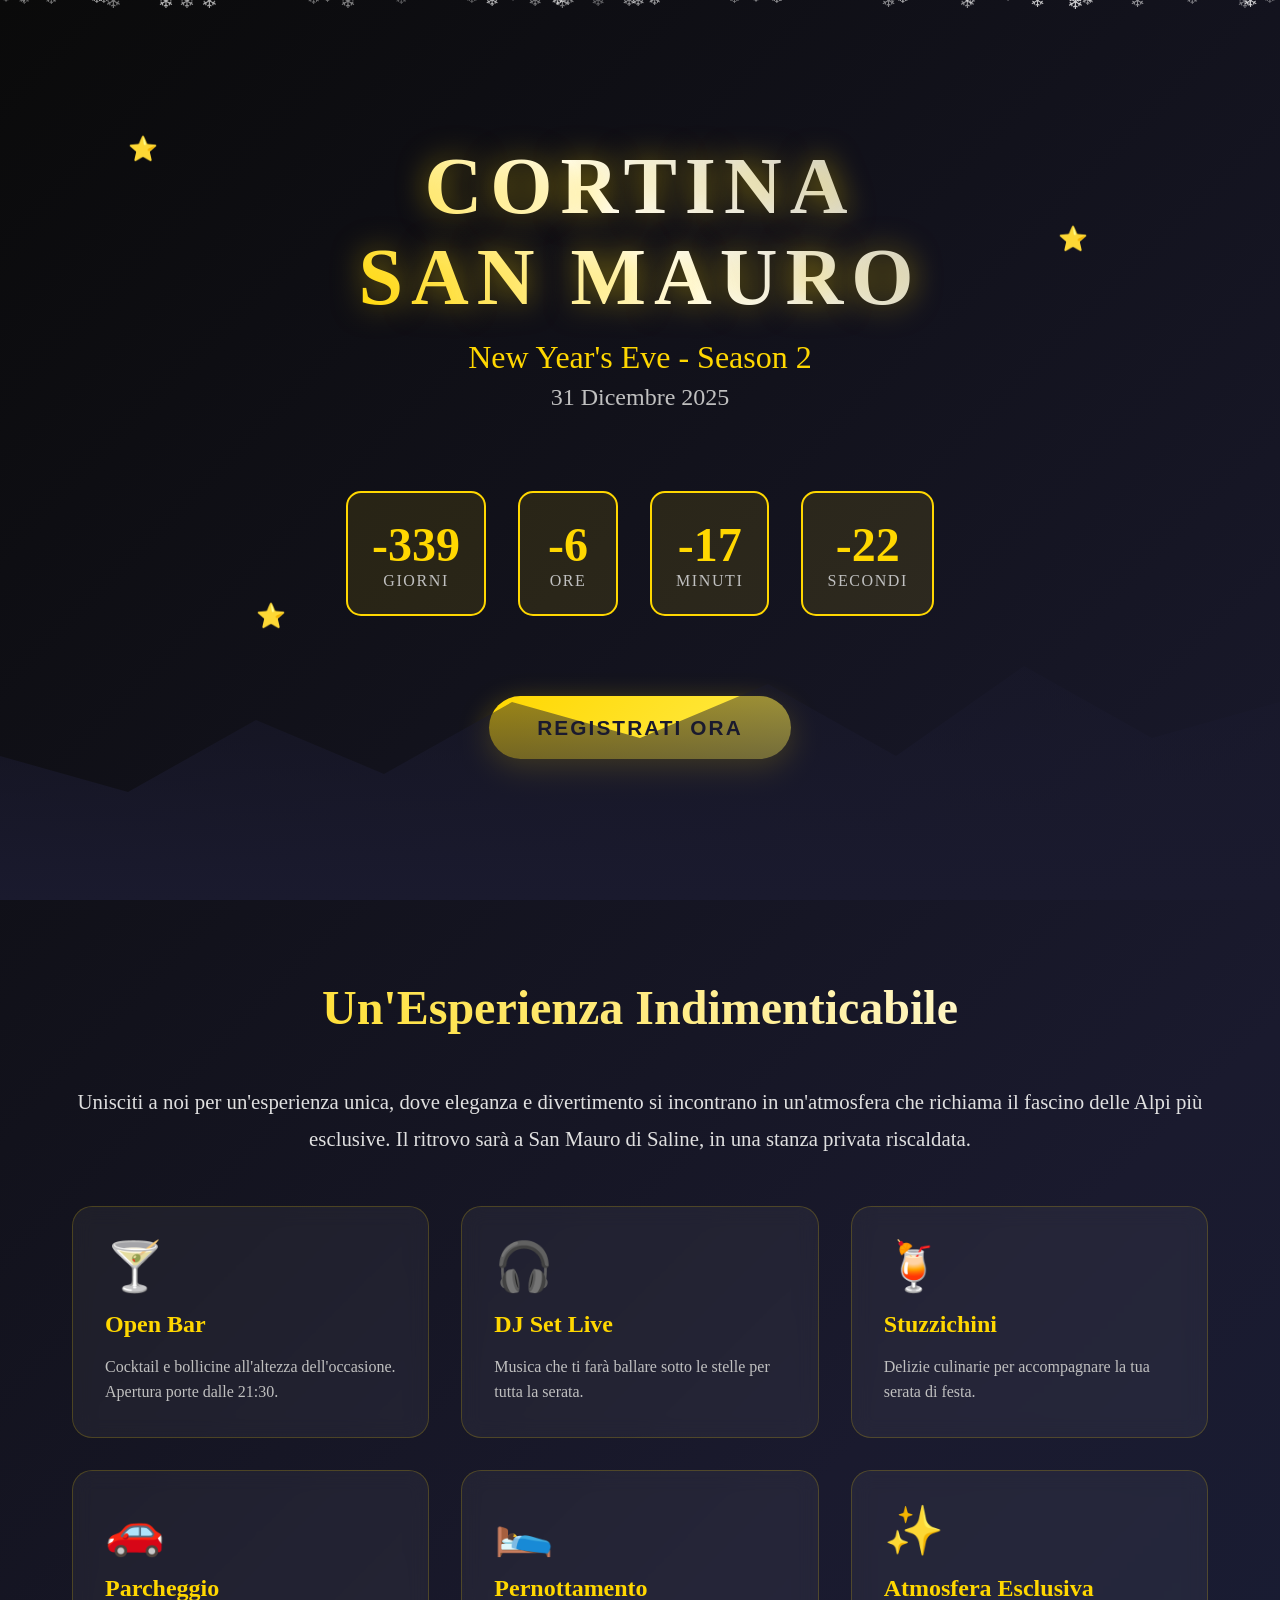
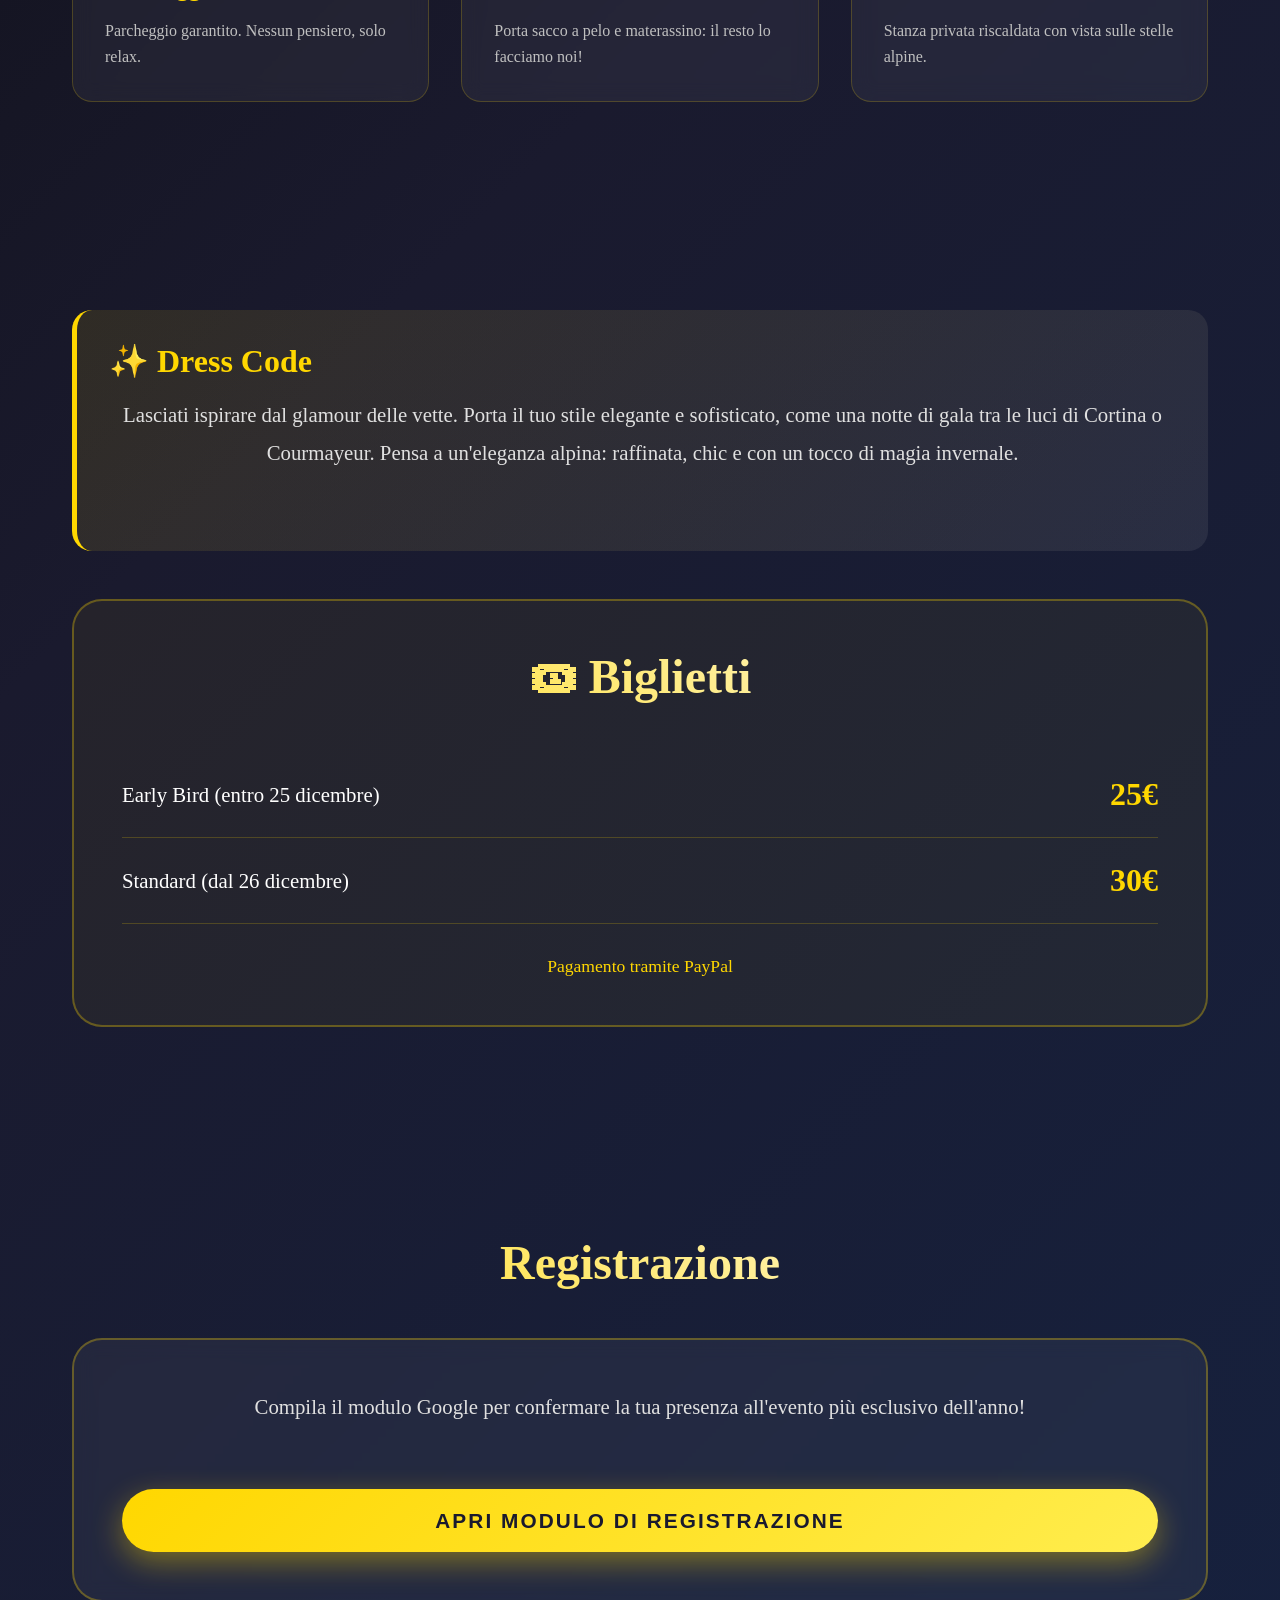
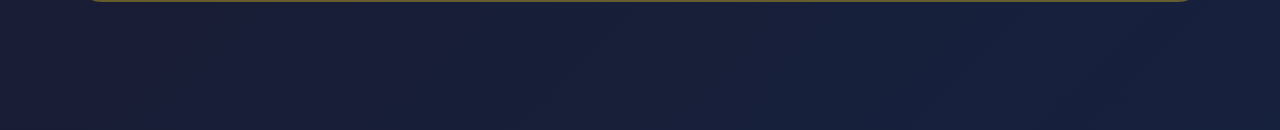
<file: capodanno2026/claude/index.html>
<!DOCTYPE html>
<html lang="it">

<head>
    <meta charset="UTF-8">
    <meta name="viewport" content="width=device-width, initial-scale=1.0">
    <title>NYE Cortina San Mauro 2026 - Season 2</title>
    <link rel="stylesheet" href="style.css">
</head>

<body>
    <div class="snow" id="snow"></div>

    <!-- Easter Eggs -->
    <div class="hidden-star" id="star1" style="top: 15%; left: 10%;">⭐</div>
    <div class="hidden-star" id="star2" style="top: 25%; right: 15%;">⭐</div>
    <div class="hidden-star" id="star3" style="bottom: 30%; left: 20%;">⭐</div>

    <div class="hero">
        <div class="mountains"></div>
        <h1 class="logo" id="mainLogo">CORTINA<br>SAN MAURO</h1>
        <p class="subtitle">New Year's Eve - Season 2</p>
        <p class="date">31 Dicembre 2025</p>

        <div class="countdown">
            <div class="countdown-item">
                <span class="countdown-number" id="days">00</span>
                <span class="countdown-label">Giorni</span>
            </div>
            <div class="countdown-item">
                <span class="countdown-number" id="hours">00</span>
                <span class="countdown-label">Ore</span>
            </div>
            <div class="countdown-item">
                <span class="countdown-number" id="minutes">00</span>
                <span class="countdown-label">Minuti</span>
            </div>
            <div class="countdown-item">
                <span class="countdown-number" id="seconds">00</span>
                <span class="countdown-label">Secondi</span>
            </div>
        </div>

        <button class="cta-button" onclick="window.location.href='https://forms.gle/TeGzeXUS9j3yrkcGA'">
            Registrati Ora
        </button>
    </div>

    <section class="section">
        <h2 class="section-title">Un'Esperienza Indimenticabile</h2>
        <p class="description">
            Unisciti a noi per un'esperienza unica, dove eleganza e divertimento si incontrano in un'atmosfera
            che richiama il fascino delle Alpi più esclusive. Il ritrovo sarà a San Mauro di Saline,
            in una stanza privata riscaldata.
        </p>

        <div class="features-grid">
            <div class="feature-card">
                <span class="feature-icon">🍸</span>
                <h3 class="feature-title">Open Bar</h3>
                <p class="feature-text">Cocktail e bollicine all'altezza dell'occasione. Apertura porte dalle 21:30.</p>
            </div>

            <div class="feature-card">
                <span class="feature-icon">🎧</span>
                <h3 class="feature-title">DJ Set Live</h3>
                <p class="feature-text">Musica che ti farà ballare sotto le stelle per tutta la serata.</p>
            </div>

            <div class="feature-card">
                <span class="feature-icon">🍹</span>
                <h3 class="feature-title">Stuzzichini</h3>
                <p class="feature-text">Delizie culinarie per accompagnare la tua serata di festa.</p>
            </div>

            <div class="feature-card">
                <span class="feature-icon">🚗</span>
                <h3 class="feature-title">Parcheggio</h3>
                <p class="feature-text">Parcheggio garantito. Nessun pensiero, solo relax.</p>
            </div>

            <div class="feature-card">
                <span class="feature-icon">🛌</span>
                <h3 class="feature-title">Pernottamento</h3>
                <p class="feature-text">Porta sacco a pelo e materassino: il resto lo facciamo noi!</p>
            </div>

            <div class="feature-card">
                <span class="feature-icon">✨</span>
                <h3 class="feature-title">Atmosfera Esclusiva</h3>
                <p class="feature-text">Stanza privata riscaldata con vista sulle stelle alpine.</p>
            </div>
        </div>
    </section>

    <section class="section">
        <div class="dress-code">
            <h3 class="dress-code-title">✨ Dress Code</h3>
            <p class="description">
                Lasciati ispirare dal glamour delle vette. Porta il tuo stile elegante e sofisticato,
                come una notte di gala tra le luci di Cortina o Courmayeur.
                Pensa a un'eleganza alpina: raffinata, chic e con un tocco di magia invernale.
            </p>
        </div>

        <div class="pricing">
            <h2 class="section-title">🎟 Biglietti</h2>
            <div class="price-item">
                <span>Early Bird (entro 25 dicembre)</span>
                <span class="price">25€</span>
            </div>
            <div class="price-item">
                <span>Standard (dal 26 dicembre)</span>
                <span class="price">30€</span>
            </div>
            <p style="text-align: center; margin-top: 2rem; color: #ffd700; font-size: 1.1rem;">
                Pagamento tramite PayPal
            </p>
        </div>
    </section>

    <section class="section" id="registration">
        <h2 class="section-title">Registrazione</h2>
        <div class="form-container">
            <p class="description" style="margin-bottom: 2rem;">
                Compila il modulo Google per confermare la tua presenza all'evento più esclusivo dell'anno!
            </p>
            <button class="cta-button" onclick="window.open('https://forms.gle/TeGzeXUS9j3yrkcGA', '_blank')"
                style="width: 100%;">
                Apri Modulo di Registrazione
            </button>
        </div>
    </section>

    <!-- Modal per Easter Egg -->
    <div class="modal" id="easterEggModal">
        <div class="modal-content">
            <h2>🎉 Congratulazioni!</h2>
            <p id="modalText">Hai trovato una stella nascosta!</p>
            <button class="close-modal" onclick="closeModal()">Chiudi</button>
        </div>
    </div>

    <script src="script.js"></script>
</body>

</html>
</file>
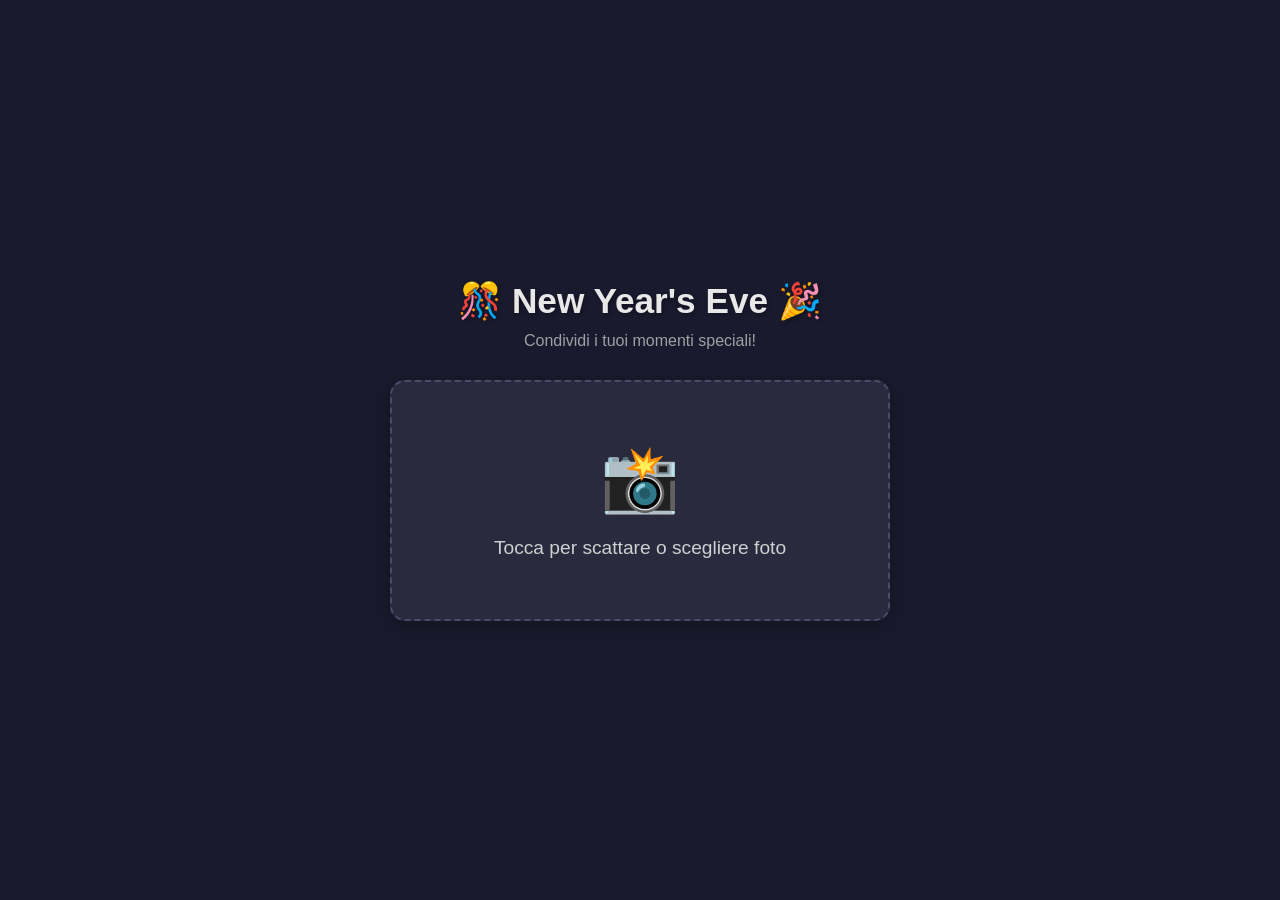
<file: photowall-capodanno/upload-service/public/index.html>
<!DOCTYPE html>
<html lang="it">

<head>
    <meta charset="UTF-8">
    <meta name="viewport" content="width=device-width, initial-scale=1.0">
    <title>Carica Foto - Cortina San Mauro NYE</title>
    <link rel="stylesheet" href="style.css">
</head>

<body>
    <div class="container">
        <div class="header">
            <h1>🎊 New Year's Eve 🎉</h1>
            <p>Condividi i tuoi momenti speciali!</p>
        </div>

        <div class="upload-zone" id="uploadZone">
            <div class="upload-icon">📸</div>
            <p class="upload-text">Tocca per scattare o scegliere foto</p>
            <input type="file" id="fileInput" accept="image/*" multiple>
        </div>

        <div id="uploadQueue" class="upload-queue hidden">
            <h3>Foto da caricare: <span id="queueCount">0</span></h3>
            <div id="queueList" class="queue-list"></div>
            <div class="queue-actions">
                <button id="clearQueueBtn" class="btn btn-secondary">Annulla Tutto</button>
                <button id="uploadAllBtn" class="btn btn-primary">Carica Tutto</button>
            </div>
        </div>

        <div id="loading" class="loading hidden">
            <div class="spinner"></div>
            <p>Caricamento in corso...</p>
            <p class="loading-sub"><span id="uploadProgress">0</span> di <span id="uploadTotal">0</span></p>
        </div>

        <div id="success" class="message success hidden">
            <div class="message-icon">✅</div>
            <p>Foto caricate con successo!</p>
            <p class="message-sub">Appariranno presto sul maxischermo</p>
        </div>

        <div id="error" class="message error hidden">
            <div class="message-icon">❌</div>
            <p id="errorText">Errore nel caricamento</p>
        </div>
    </div>

    <script src="script.js"></script>
</body>

</html>
</file>
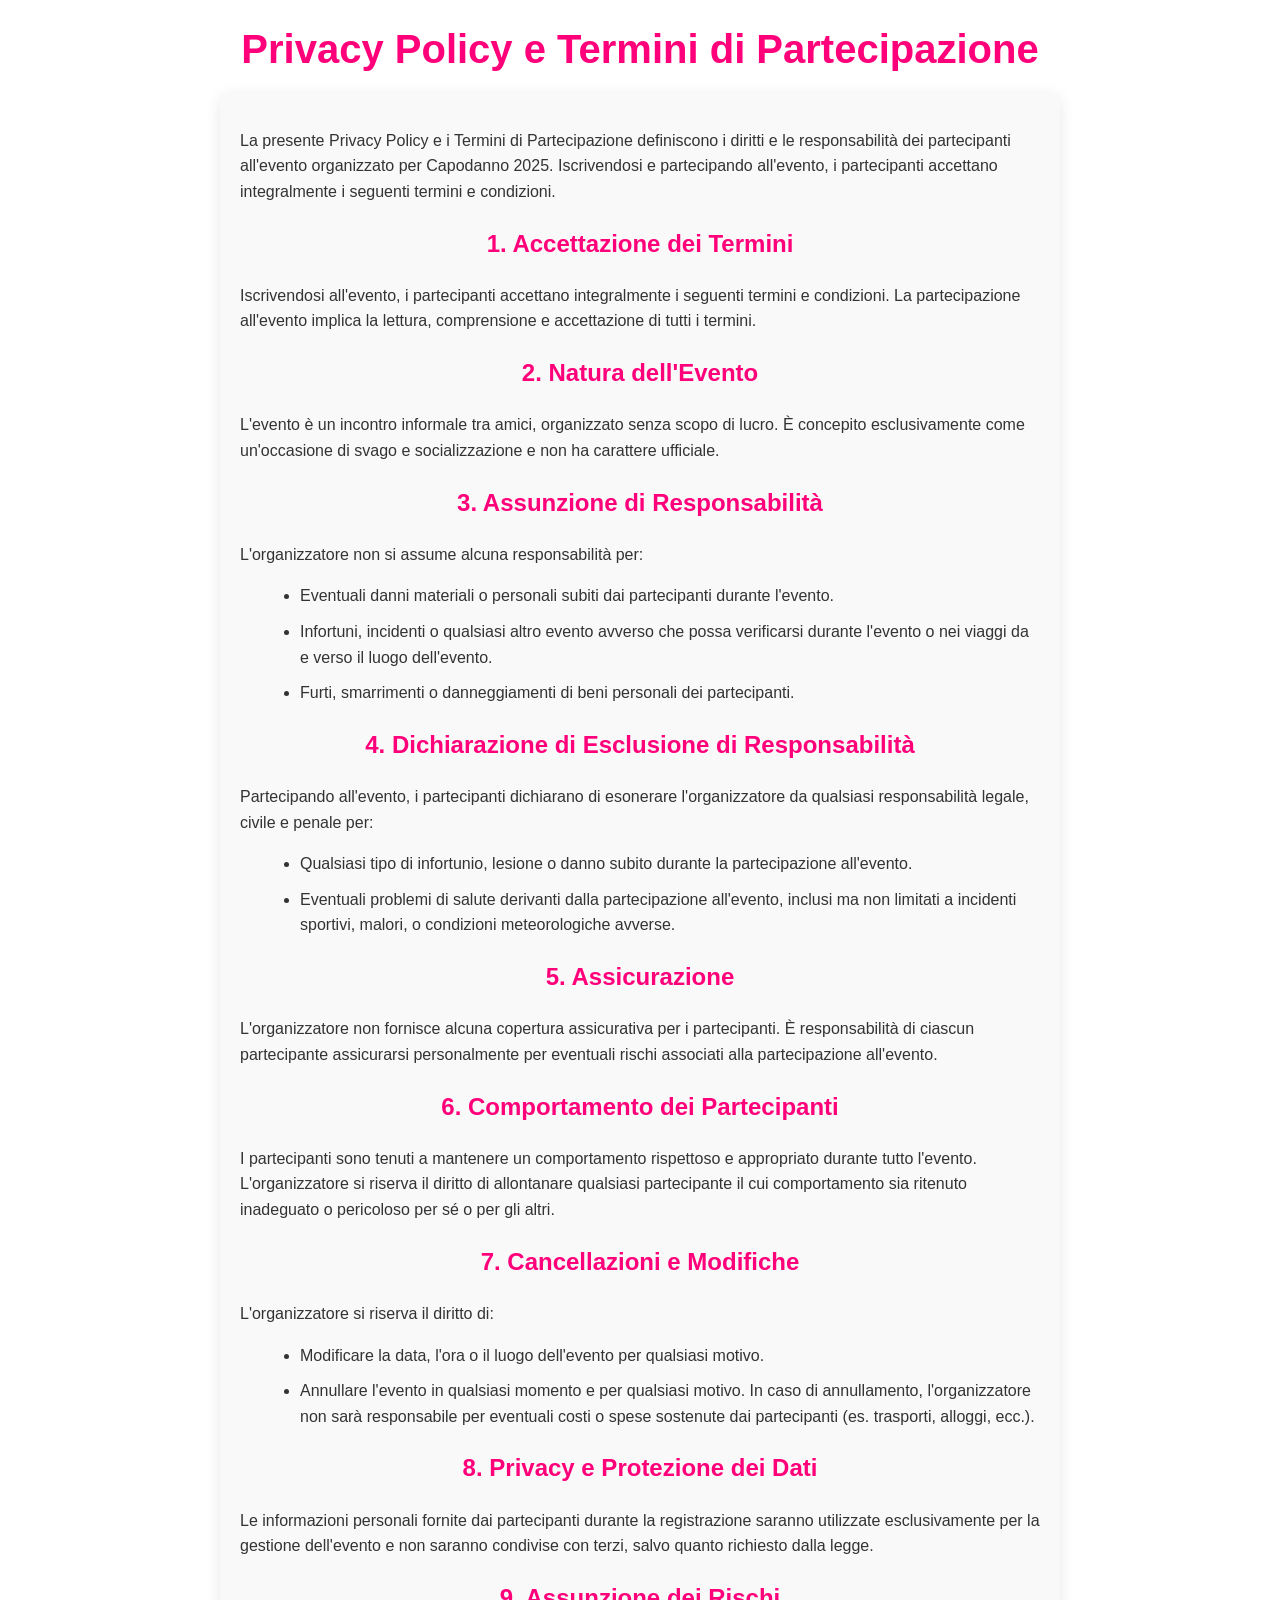
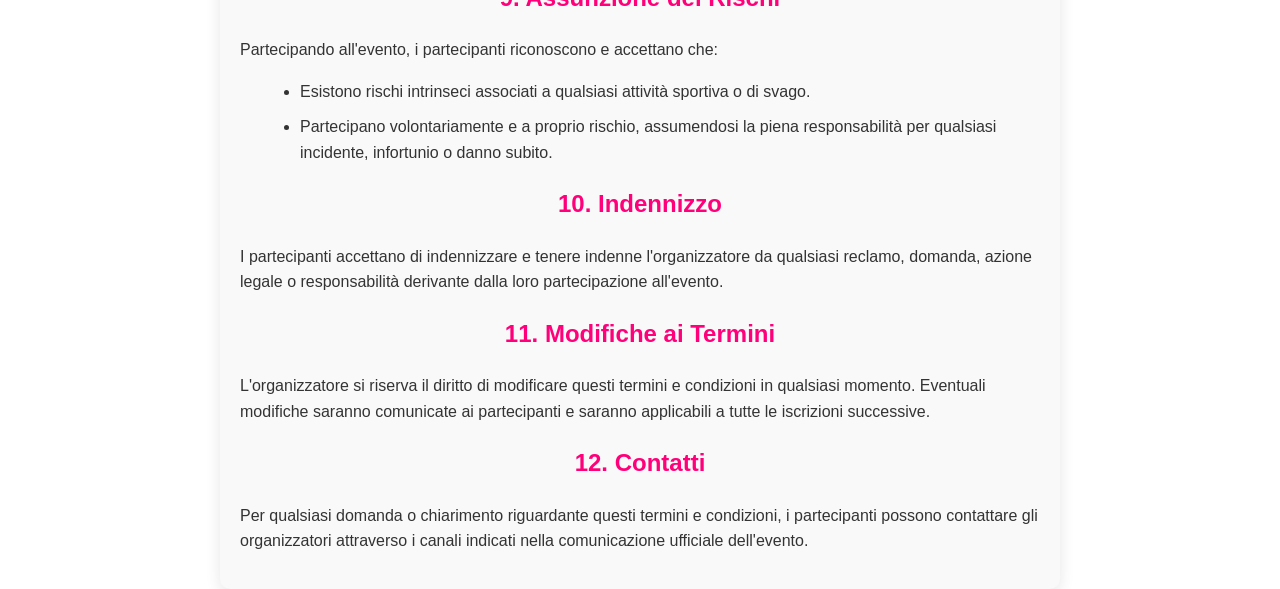
<file: capodanno2025/app/privacy_policy.html>
<!DOCTYPE html>
<html lang="it">
<head>
    <meta charset="UTF-8">
    <meta name="viewport" content="width=device-width, initial-scale=1.0">
    <title>Privacy Policy - Capodanno 2025</title>
    <link rel="stylesheet" href="styles.css">
</head>
<body>
    <header class="header">
        <h1 class="privacy-title">Privacy Policy e Termini di Partecipazione</h1>
    </header>
    
    <main class="privacy-container">
        <section>
            <p>
                La presente Privacy Policy e i Termini di Partecipazione definiscono i diritti e le responsabilità dei partecipanti all'evento
                organizzato per Capodanno 2025. Iscrivendosi e partecipando all'evento, i partecipanti accettano integralmente i seguenti termini e condizioni.
            </p>
        </section>
        <section>
            <h2>1. Accettazione dei Termini</h2>
            <p>
                Iscrivendosi all'evento, i partecipanti accettano integralmente i seguenti termini e condizioni. La partecipazione all'evento implica la lettura, 
                comprensione e accettazione di tutti i termini.
            </p>
        </section>
        <section>
            <h2>2. Natura dell'Evento</h2>
            <p>
                L'evento è un incontro informale tra amici, organizzato senza scopo di lucro. È concepito esclusivamente come un'occasione di svago e 
                socializzazione e non ha carattere ufficiale.
            </p>
        </section>
        <section>
            <h2>3. Assunzione di Responsabilità</h2>
            <p>
                L'organizzatore non si assume alcuna responsabilità per:
            </p>
            <ul>
                <li>Eventuali danni materiali o personali subiti dai partecipanti durante l'evento.</li>
                <li>Infortuni, incidenti o qualsiasi altro evento avverso che possa verificarsi durante l'evento o nei viaggi da e verso il luogo dell'evento.</li>
                <li>Furti, smarrimenti o danneggiamenti di beni personali dei partecipanti.</li>
            </ul>
        </section>
        <section>
            <h2>4. Dichiarazione di Esclusione di Responsabilità</h2>
            <p>
                Partecipando all'evento, i partecipanti dichiarano di esonerare l'organizzatore da qualsiasi responsabilità legale, civile e penale per:
            </p>
            <ul>
                <li>Qualsiasi tipo di infortunio, lesione o danno subito durante la partecipazione all'evento.</li>
                <li>Eventuali problemi di salute derivanti dalla partecipazione all'evento, inclusi ma non limitati a incidenti sportivi, malori, o condizioni meteorologiche avverse.</li>
            </ul>
        </section>
        <section>
            <h2>5. Assicurazione</h2>
            <p>
                L'organizzatore non fornisce alcuna copertura assicurativa per i partecipanti. È responsabilità di ciascun partecipante 
                assicurarsi personalmente per eventuali rischi associati alla partecipazione all'evento.
            </p>
        </section>
        <section>
            <h2>6. Comportamento dei Partecipanti</h2>
            <p>
                I partecipanti sono tenuti a mantenere un comportamento rispettoso e appropriato durante tutto l'evento. L'organizzatore si riserva 
                il diritto di allontanare qualsiasi partecipante il cui comportamento sia ritenuto inadeguato o pericoloso per sé o per gli altri.
            </p>
        </section>
        <section>
            <h2>7. Cancellazioni e Modifiche</h2>
            <p>
                L'organizzatore si riserva il diritto di:
            </p>
            <ul>
                <li>Modificare la data, l'ora o il luogo dell'evento per qualsiasi motivo.</li>
                <li>Annullare l'evento in qualsiasi momento e per qualsiasi motivo. In caso di annullamento, l'organizzatore non sarà responsabile per eventuali costi o spese sostenute dai partecipanti (es. trasporti, alloggi, ecc.).</li>
            </ul>
        </section>
        <section>
            <h2>8. Privacy e Protezione dei Dati</h2>
            <p>
                Le informazioni personali fornite dai partecipanti durante la registrazione saranno utilizzate esclusivamente per la gestione dell'evento e 
                non saranno condivise con terzi, salvo quanto richiesto dalla legge.
            </p>
        </section>
        <section>
            <h2>9. Assunzione dei Rischi</h2>
            <p>
                Partecipando all'evento, i partecipanti riconoscono e accettano che:
            </p>
            <ul>
                <li>Esistono rischi intrinseci associati a qualsiasi attività sportiva o di svago.</li>
                <li>Partecipano volontariamente e a proprio rischio, assumendosi la piena responsabilità per qualsiasi incidente, infortunio o danno subito.</li>
            </ul>
        </section>
        <section>
            <h2>10. Indennizzo</h2>
            <p>
                I partecipanti accettano di indennizzare e tenere indenne l'organizzatore da qualsiasi reclamo, domanda, azione legale o responsabilità 
                derivante dalla loro partecipazione all'evento.
            </p>
        </section>
        <section>
            <h2>11. Modifiche ai Termini</h2>
            <p>
                L'organizzatore si riserva il diritto di modificare questi termini e condizioni in qualsiasi momento. Eventuali modifiche saranno comunicate 
                ai partecipanti e saranno applicabili a tutte le iscrizioni successive.
            </p>
        </section>
        <section>
            <h2>12. Contatti</h2>
            <p>
                Per qualsiasi domanda o chiarimento riguardante questi termini e condizioni, i partecipanti possono contattare gli organizzatori 
                attraverso i canali indicati nella comunicazione ufficiale dell'evento.
            </p>
        </section>
    </main>
</body>
</html>
</file>
<file: capodanno2026/claude/style.css>
* {
    margin: 0;
    padding: 0;
    box-sizing: border-box;
}

body {
    font-family: 'Georgia', serif;
    background: linear-gradient(135deg, #0a0a0a 0%, #1a1a2e 50%, #16213e 100%);
    color: #ffffff;
    overflow-x: hidden;
    cursor: default;
}

/* Neve animata */
.snow {
    position: fixed;
    top: 0;
    left: 0;
    width: 100%;
    height: 100%;
    pointer-events: none;
    z-index: 9999;
}

.snowflake {
    position: absolute;
    top: -10px;
    color: rgba(255, 255, 255, 0.8);
    font-size: 1em;
    animation: fall linear infinite;
}

@keyframes fall {
    to {
        transform: translateY(100vh) rotate(360deg);
    }
}

/* Hero Section */
.hero {
    min-height: 100vh;
    display: flex;
    flex-direction: column;
    justify-content: center;
    align-items: center;
    text-align: center;
    padding: 2rem;
    position: relative;
    overflow: hidden;
}

.mountains {
    position: absolute;
    bottom: 0;
    width: 100%;
    height: 40vh;
    background: linear-gradient(to top, #1a1a2e 0%, transparent 100%);
    clip-path: polygon(0 100%, 0 60%, 10% 70%, 20% 50%, 30% 65%, 40% 45%, 50% 55%, 60% 40%, 70% 60%, 80% 35%, 90% 55%, 100% 45%, 100% 100%);
    animation: mountainGlow 4s ease-in-out infinite;
}

@keyframes mountainGlow {

    0%,
    100% {
        opacity: 0.6;
    }

    50% {
        opacity: 0.9;
    }
}

.logo {
    font-size: clamp(2.5rem, 8vw, 5rem);
    font-weight: bold;
    background: linear-gradient(45deg, #ffd700, #ffffff, #c0c0c0);
    -webkit-background-clip: text;
    background-clip: text;
    -webkit-text-fill-color: transparent;
    text-shadow: 0 0 30px rgba(255, 215, 0, 0.5);
    animation: shimmer 3s ease-in-out infinite;
    margin-bottom: 1rem;
    letter-spacing: 0.1em;
    cursor: pointer;
    transition: transform 0.3s;
}

.logo:hover {
    transform: scale(1.05);
}

@keyframes shimmer {

    0%,
    100% {
        filter: brightness(1);
    }

    50% {
        filter: brightness(1.3);
    }
}

.subtitle {
    font-size: clamp(1.2rem, 3vw, 2rem);
    color: #ffd700;
    margin-bottom: 0.5rem;
    animation: fadeIn 2s ease-in;
}

.date {
    font-size: clamp(1rem, 2.5vw, 1.5rem);
    color: #c0c0c0;
    margin-bottom: 2rem;
    animation: fadeIn 2.5s ease-in;
}

@keyframes fadeIn {
    from {
        opacity: 0;
        transform: translateY(20px);
    }

    to {
        opacity: 1;
        transform: translateY(0);
    }
}

/* CTA Button */
.cta-button {
    background: linear-gradient(135deg, #ffd700 0%, #ffed4e 100%);
    color: #1a1a2e;
    padding: 1.2rem 3rem;
    font-size: clamp(1rem, 2vw, 1.3rem);
    border: none;
    border-radius: 50px;
    cursor: pointer;
    font-weight: bold;
    text-transform: uppercase;
    letter-spacing: 0.1em;
    box-shadow: 0 10px 30px rgba(255, 215, 0, 0.4);
    transition: all 0.3s ease;
    animation: pulse 2s ease-in-out infinite;
    margin-top: 2rem;
}

.cta-button:hover {
    transform: translateY(-5px) scale(1.05);
    box-shadow: 0 15px 40px rgba(255, 215, 0, 0.6);
}

@keyframes pulse {

    0%,
    100% {
        transform: scale(1);
    }

    50% {
        transform: scale(1.02);
    }
}

/* Sections */
.section {
    padding: 5rem 2rem;
    max-width: 1200px;
    margin: 0 auto;
    position: relative;
}

.section-title {
    font-size: clamp(2rem, 5vw, 3rem);
    text-align: center;
    margin-bottom: 3rem;
    background: linear-gradient(45deg, #ffd700, #ffffff);
    -webkit-background-clip: text;
    background-clip: text;
    -webkit-text-fill-color: transparent;
    animation: slideIn 1s ease-out;
}

@keyframes slideIn {
    from {
        opacity: 0;
        transform: translateX(-50px);
    }

    to {
        opacity: 1;
        transform: translateX(0);
    }
}

.description {
    font-size: clamp(1rem, 2vw, 1.3rem);
    line-height: 1.8;
    text-align: center;
    color: #e0e0e0;
    margin-bottom: 3rem;
    animation: fadeIn 1.5s ease-in;
}

/* Features Grid */
.features-grid {
    display: grid;
    grid-template-columns: repeat(auto-fit, minmax(280px, 1fr));
    gap: 2rem;
    margin-top: 3rem;
}

.feature-card {
    background: rgba(255, 255, 255, 0.05);
    backdrop-filter: blur(10px);
    border: 1px solid rgba(255, 215, 0, 0.2);
    border-radius: 20px;
    padding: 2rem;
    transition: all 0.4s ease;
    cursor: pointer;
    animation: fadeInUp 1s ease-out;
}

.feature-card:hover {
    transform: translateY(-10px) rotate(1deg);
    background: rgba(255, 215, 0, 0.1);
    border-color: rgba(255, 215, 0, 0.5);
    box-shadow: 0 15px 40px rgba(255, 215, 0, 0.3);
}

@keyframes fadeInUp {
    from {
        opacity: 0;
        transform: translateY(30px);
    }

    to {
        opacity: 1;
        transform: translateY(0);
    }
}

.feature-icon {
    font-size: 3rem;
    margin-bottom: 1rem;
    display: block;
}

.feature-title {
    font-size: 1.5rem;
    color: #ffd700;
    margin-bottom: 1rem;
}

.feature-text {
    color: #c0c0c0;
    line-height: 1.6;
}

/* Pricing */
.pricing {
    background: rgba(255, 215, 0, 0.05);
    border-radius: 30px;
    padding: 3rem;
    margin: 3rem 0;
    border: 2px solid rgba(255, 215, 0, 0.3);
    animation: fadeIn 2s ease-in;
}

.price-item {
    display: flex;
    justify-content: space-between;
    align-items: center;
    padding: 1.5rem 0;
    border-bottom: 1px solid rgba(255, 215, 0, 0.2);
    font-size: clamp(1rem, 2vw, 1.3rem);
}

.price-item:last-child {
    border-bottom: none;
}

.price {
    color: #ffd700;
    font-size: clamp(1.5rem, 3vw, 2rem);
    font-weight: bold;
}

/* Dress Code */
.dress-code {
    background: linear-gradient(135deg, rgba(255, 215, 0, 0.1) 0%, rgba(192, 192, 192, 0.1) 100%);
    border-radius: 20px;
    padding: 2rem;
    margin: 3rem 0;
    border-left: 5px solid #ffd700;
    animation: slideIn 1.5s ease-out;
}

.dress-code-title {
    font-size: clamp(1.5rem, 3vw, 2rem);
    color: #ffd700;
    margin-bottom: 1rem;
}

/* Easter Eggs */
.hidden-star {
    position: fixed;
    font-size: 1.5rem;
    cursor: pointer;
    transition: all 0.3s ease;
    z-index: 1000;
    animation: twinkle 2s ease-in-out infinite;
}

@keyframes twinkle {

    0%,
    100% {
        opacity: 0.3;
        transform: scale(1);
    }

    50% {
        opacity: 1;
        transform: scale(1.2);
    }
}

.hidden-star:hover {
    transform: scale(1.5) rotate(180deg);
}

/* Modal */
.modal {
    display: none;
    position: fixed;
    top: 0;
    left: 0;
    width: 100%;
    height: 100%;
    background: rgba(0, 0, 0, 0.9);
    z-index: 10000;
    justify-content: center;
    align-items: center;
    animation: fadeIn 0.5s ease-in;
}

.modal-content {
    background: linear-gradient(135deg, #1a1a2e 0%, #16213e 100%);
    padding: 3rem;
    border-radius: 30px;
    border: 3px solid #ffd700;
    text-align: center;
    max-width: 500px;
    animation: scaleIn 0.5s ease-out;
}

@keyframes scaleIn {
    from {
        transform: scale(0.5);
        opacity: 0;
    }

    to {
        transform: scale(1);
        opacity: 1;
    }
}

.modal h2 {
    color: #ffd700;
    font-size: 2rem;
    margin-bottom: 1rem;
}

.modal p {
    color: #ffffff;
    font-size: 1.2rem;
    margin-bottom: 2rem;
}

.close-modal {
    background: linear-gradient(135deg, #ffd700 0%, #ffed4e 100%);
    color: #1a1a2e;
    padding: 1rem 2rem;
    border: none;
    border-radius: 50px;
    cursor: pointer;
    font-weight: bold;
    font-size: 1.1rem;
}

/* Form Container */
.form-container {
    background: rgba(255, 255, 255, 0.05);
    backdrop-filter: blur(10px);
    border: 2px solid rgba(255, 215, 0, 0.3);
    border-radius: 30px;
    padding: 3rem;
    margin: 3rem 0;
    animation: fadeIn 2s ease-in;
}

/* Countdown */
.countdown {
    display: flex;
    justify-content: center;
    gap: 2rem;
    margin: 3rem 0;
    flex-wrap: wrap;
}

.countdown-item {
    background: rgba(255, 215, 0, 0.1);
    border: 2px solid #ffd700;
    border-radius: 15px;
    padding: 1.5rem;
    min-width: 100px;
    animation: fadeInUp 1s ease-out;
}

.countdown-number {
    font-size: clamp(2rem, 5vw, 3rem);
    color: #ffd700;
    font-weight: bold;
    display: block;
}

.countdown-label {
    font-size: 1rem;
    color: #c0c0c0;
    text-transform: uppercase;
    letter-spacing: 0.1em;
}

/* Sparkles */
.sparkle {
    position: fixed;
    pointer-events: none;
    animation: sparkleAnim 1s ease-out forwards;
}

@keyframes sparkleAnim {
    0% {
        transform: scale(0) rotate(0deg);
        opacity: 1;
    }

    100% {
        transform: scale(2) rotate(180deg);
        opacity: 0;
    }
}

/* Responsive */
@media (max-width: 768px) {
    .section {
        padding: 3rem 1.5rem;
    }

    .hero {
        min-height: 100vh;
    }

    .pricing {
        padding: 2rem;
    }

    .modal-content {
        margin: 1rem;
        padding: 2rem;
    }

    .form-container {
        padding: 2rem;
    }
}
</file>
<file: photowall-capodanno/upload-service/public/style.css>
* {
    margin: 0;
    padding: 0;
    box-sizing: border-box;
}

body {
    font-family: -apple-system, BlinkMacSystemFont, 'Segoe UI', Roboto, Oxygen, Ubuntu, Cantarell, sans-serif;
    background: #1a1a2e;
    min-height: 100vh;
    display: flex;
    align-items: center;
    justify-content: center;
    padding: 20px;
}

.container {
    max-width: 500px;
    width: 100%;
}

.header {
    text-align: center;
    color: white;
    margin-bottom: 30px;
}

.header h1 {
    font-size: 2.2rem;
    margin-bottom: 10px;
    text-shadow: 2px 2px 4px rgba(0, 0, 0, 0.3);
    color: #e8e8e8;
}

.header p {
    font-size: 1rem;
    opacity: 0.85;
    color: #b8b8b8;
}

.upload-zone {
    background: #2a2a3e;
    border: 2px dashed #4a4a6a;
    border-radius: 15px;
    padding: 60px 40px;
    text-align: center;
    cursor: pointer;
    transition: all 0.3s ease;
    box-shadow: 0 5px 20px rgba(0, 0, 0, 0.3);
    position: relative;
    overflow: hidden;
}

.upload-zone:hover {
    background: #323249;
    border-color: #6a6a8a;
    transform: translateY(-3px);
    box-shadow: 0 8px 25px rgba(0, 0, 0, 0.4);
}

.upload-zone:active {
    transform: translateY(-1px);
}

.upload-icon {
    font-size: 4rem;
    margin-bottom: 20px;
    animation: pulse 2s infinite;
}

@keyframes pulse {

    0%,
    100% {
        transform: scale(1);
    }

    50% {
        transform: scale(1.1);
    }
}

.upload-text {
    font-size: 1.2rem;
    color: #d0d0d0;
    font-weight: 500;
}

#fileInput {
    position: absolute;
    width: 100%;
    height: 100%;
    top: 0;
    left: 0;
    opacity: 0;
    cursor: pointer;
}

.upload-queue {
    background: #2a2a3e;
    border-radius: 15px;
    padding: 20px;
    box-shadow: 0 5px 20px rgba(0, 0, 0, 0.3);
    color: white;
}

.upload-queue h3 {
    margin-bottom: 15px;
    color: #e8e8e8;
}

.queue-list {
    max-height: 300px;
    overflow-y: auto;
    margin-bottom: 20px;
}

.queue-item {
    display: flex;
    align-items: center;
    gap: 15px;
    padding: 10px;
    background: #1a1a2e;
    border-radius: 8px;
    margin-bottom: 10px;
}

.queue-item img {
    width: 60px;
    height: 60px;
    object-fit: cover;
    border-radius: 5px;
}

.queue-item-info {
    flex: 1;
    color: #d0d0d0;
}

.queue-item-name {
    font-weight: 500;
    margin-bottom: 3px;
    color: #e8e8e8;
}

.queue-item-size {
    font-size: 0.85rem;
    color: #888;
}

.queue-item-remove {
    background: #d63031;
    border: none;
    color: white;
    padding: 5px 12px;
    border-radius: 5px;
    cursor: pointer;
    font-size: 0.9rem;
    transition: background 0.3s ease;
}

.queue-item-remove:hover {
    background: #c0392b;
}

.queue-actions {
    display: flex;
    gap: 15px;
}

.btn {
    flex: 1;
    padding: 15px;
    border: none;
    border-radius: 10px;
    font-size: 1rem;
    font-weight: 600;
    cursor: pointer;
    transition: all 0.3s ease;
}

.btn-primary {
    background: #4a90e2;
    color: white;
}

.btn-primary:hover {
    background: #357abd;
    transform: translateY(-2px);
}

.btn-secondary {
    background: #3a3a4e;
    color: #d0d0d0;
}

.btn-secondary:hover {
    background: #4a4a5e;
}

.loading {
    background: #2a2a3e;
    border-radius: 15px;
    padding: 40px;
    text-align: center;
    box-shadow: 0 5px 20px rgba(0, 0, 0, 0.3);
    color: white;
}

.loading-sub {
    margin-top: 10px;
    font-size: 0.9rem;
    color: #888;
}

.spinner {
    width: 50px;
    height: 50px;
    border: 5px solid #3a3a4e;
    border-top: 5px solid #4a90e2;
    border-radius: 50%;
    animation: spin 1s linear infinite;
    margin: 0 auto 20px;
}

@keyframes spin {
    0% {
        transform: rotate(0deg);
    }

    100% {
        transform: rotate(360deg);
    }
}

.message {
    background: #2a2a3e;
    border-radius: 15px;
    padding: 40px;
    text-align: center;
    box-shadow: 0 5px 20px rgba(0, 0, 0, 0.3);
    color: white;
}

.message-icon {
    font-size: 4rem;
    margin-bottom: 20px;
}

.message p {
    font-size: 1.2rem;
    color: #e8e8e8;
    font-weight: 600;
}

.message-sub {
    font-size: 1rem;
    color: #888;
    font-weight: 400;
    margin-top: 10px;
}

.success {
    animation: successPop 0.5s ease;
}

@keyframes successPop {
    0% {
        transform: scale(0.8);
        opacity: 0;
    }

    50% {
        transform: scale(1.1);
    }

    100% {
        transform: scale(1);
        opacity: 1;
    }
}

.error .message-icon {
    color: #e74c3c;
}

.hidden {
    display: none;
}

/* Scrollbar personalizzata */
.queue-list::-webkit-scrollbar {
    width: 8px;
}

.queue-list::-webkit-scrollbar-track {
    background: #1a1a2e;
    border-radius: 4px;
}

.queue-list::-webkit-scrollbar-thumb {
    background: #4a4a6a;
    border-radius: 4px;
}

.queue-list::-webkit-scrollbar-thumb:hover {
    background: #5a5a7a;
}

@media (max-width: 600px) {
    .header h1 {
        font-size: 1.8rem;
    }

    .upload-zone {
        padding: 40px 30px;
    }

    .upload-icon {
        font-size: 3rem;
    }
}
</file>
<file: capodanno2025/app/styles.css>
/* Generale */
body {
    margin: 0;
    padding: 0;
    font-family: 'Poppins', Arial, sans-serif;
    overflow-x: hidden;
    color: white;
}

/* Hero Section */
.hero {
    position: fixed; /* Video rimane fisso */
    top: 0;
    left: 0;
    width: 100%;
    height: 100vh;
    overflow: hidden;
    z-index: -1; /* Video sotto il contenuto */
}

.background-video {
    position: absolute;
    top: 0;
    left: 0;
    width: 100%;
    height: 100%;
    object-fit: cover;
    filter: brightness(0.4);
}

.hero-content {
    position: relative;
    height: 100vh;
    display: flex;
    flex-direction: column;
    justify-content: center;
    align-items: center;
    text-align: center;
    z-index: 1;
}

.logo {
    max-width: 100%; 
    height: auto;
    margin-bottom: 20px;
}

.animated-title {
    font-size: 3.5em;
    color: #ff007a;
    text-transform: uppercase;
    animation: fade-in 2s ease-in-out forwards;
    opacity: 0;
}

/* Overlay Descrizione */
.overlay-description {
    position: relative;
    width: 100%;
    min-height: 100vh; /* Stessa altezza del viewport */
    display: flex;
    justify-content: center;
    align-items: center;
    text-align: center;
    background: transparent; /* Video visibile */
    z-index: 1;
    margin-top: 100vh; /* Posiziona sotto la hero */
}

.description-content {
    padding: 20px;
    background: rgba(0, 0, 0, 0.9); /* Sfondo semi-trasparente per leggibilità */
    border-radius: 10px;
    max-width: 800px;
    text-align: center;
    color: white;
}

.description-content h2 {
    font-size: 2.5em;
    margin-bottom: 20px;
    color: #e0c05e; /* Colore accattivante per il titolo */
}

.description-content p {
    font-size: 1.2em;
    line-height: 1.8;
    margin-bottom: 20px;
}

.description-content .pricing {
    background-color: #222; /* Sfondo leggermente più scuro */
    padding: 10px;
    border-radius: 10px;
    box-shadow: 0 4px 10px rgba(0, 0, 0, 0.1); /* Ombra per evidenziare */
    color: #e0c05e; /* Testo in giallo */
}

/* Countdown Section */
.countdown-container {
    background-color: #1a1a1a;
    color: white;
    text-align: center;
    padding: 40px 20px;
}

.countdown-container h2 {
    font-size: 2em;
    margin-bottom: 20px;
}
.countdown-container h3 {
    font-size: 2em;
    margin-bottom: 15px;
}


#countdown {
    display: flex;
    justify-content: center;
    gap: 20px;
}

.time-box {
    background: #333;
    padding: 20px;
    border-radius: 10px;
    width: 100px;
    text-align: center;
    box-shadow: 0 5px 15px rgba(0, 0, 0, 0.3);
}

.time-box span {
    font-size: 2em;
    font-weight: bold;
    display: block;
}

.time-box p {
    margin: 0;
    font-size: 1em;
    color: #bbb;
}

/* Sezione Evento */
#event-section {
    position: relative; /* Per assicurare il controllo del contenitore */
    background-color: black; /* Sfondo nero per la sezione */
    color: white; /* Testo bianco per contrasto */
    padding: 50px 0; /* Spaziatura sopra e sotto il contenitore */
    z-index: 1; /* Sovrappone sopra al video */
}

.details {
    position: relative;
    background: linear-gradient(to right, #e0c05e, #e0c05e); /* Sfondo arancione per il riquadro */
    color: white;
    padding: 30px;
    border-radius: 15px; /* Angoli arrotondati */
    max-width: 800px;
    margin: 0 auto; /* Centrare il riquadro */
    box-shadow: 0 4px 10px rgba(0, 0, 0, 0.3); /* Ombra */
}


#event-title {
    font-size: 2.5em;
    font-weight: bold;
    margin-bottom: 15px;
    text-align: center;
}

#event-summary {
    font-size: 1.2em;
    margin-bottom: 20px;
    text-align: center;
}

/* Pulsanti */
.event-buttons {
    display: flex;
    flex-wrap: wrap;
    gap: 15px;
    justify-content: center;
    margin-bottom: 20px;
}

.event-btn {
    background-color: rgba(255, 255, 255, 0.1);
    color: #ffffff;
    border: 1px solid #ffffff;
    padding: 12px 25px;
    font-size: 1em;
    font-weight: bold;
    cursor: pointer;
    border-radius: 30px;
    transition: all 0.3s ease;
    display: flex;
    align-items: center;
}

.event-btn i {
    margin-right: 8px;
}

.event-btn:hover {
    background-color: #ffffff;
    color: #ff8800;
    transform: scale(1.05);
}

.hidden {
    display: none; /* Nasconde l'elemento */
}

.expanded-details {
    margin-top: 20px;
    font-size: 1em;
    color: #333;
    animation: fade-in 0.5s ease-in-out;
}


/* Galleria */
.event-gallery {
    display: flex;
    justify-content: center;
    gap: 10px;
    flex-wrap: wrap;
    margin-top: 15px;
}

.event-gallery img {
    max-width: 30%;
    border-radius: 10px;
    box-shadow: 0 4px 8px rgba(0, 0, 0, 0.2);
    transition: transform 0.3s ease, box-shadow 0.3s ease;
}

.event-gallery img:hover {
    transform: scale(1.1);
    box-shadow: 0 6px 12px rgba(0, 0, 0, 0.3);
}

/* Footer */
.footer {
    background-color: #1a1a1a;
    color: #ffffff;
    padding: 30px 20px;
    text-align: center;
    font-size: 0.9em;
}

.footer-content {
    display: flex;
    flex-wrap: wrap;
    justify-content: center;
    align-items: center;
    gap: 20px;
    margin-bottom: 20px;
}

.footer-logo img {
    max-width: 120px;
    height: auto;
}

.footer-links {
    display: flex;
    gap: 15px;
}

.footer-links a {
    color: #ffffff;
    text-decoration: none;
    font-size: 1em;
    transition: color 0.3s ease;
}

.footer-links a:hover {
    color: #ff007a;
}

.footer-socials {
    display: flex;
    gap: 10px;
}

.footer-socials a {
    color: #ffffff;
    font-size: 1.2em;
    transition: color 0.3s ease, transform 0.3s ease;
}

.footer-socials a:hover {
    color: #ff007a;
    transform: scale(1.2);
}

.footer-bottom {
    border-top: 1px solid #333;
    padding-top: 10px;
    margin-top: 20px;
    font-size: 0.8em;
    color: #aaaaaa;
}

/* Responsività */
@media (max-width: 768px) {
    .hero-content h1 {
        font-size: 2.5em;
    }

    .description-content h2 {
        font-size: 2em;
    }

    .description-content p {
        font-size: 1em;
    }

    #countdown {
        flex-wrap: nowrap; /* Impedisce il ritorno a capo */
        gap: 5px; /* Spaziatura ridotta tra i box */
    }

    .time-box {
        width: 60px; /* Riduce la dimensione dei box su dispositivi mobili */
        padding: 10px;
    }

    .time-box span {
        font-size: 1.2em; /* Riduce la dimensione dei numeri */
    }

    .time-box p {
        font-size: 0.8em; /* Testo più compatto */
    }
}

/* Popup Overlay */
.popup {
    position: fixed;
    top: 0;
    left: 0;
    width: 100%;
    height: 100%;
    background-color: rgba(0, 0, 0, 0.8); /* Sfondo semi-trasparente */
    display: flex;
    justify-content: center;
    align-items: center;
    z-index: 1000;
}

/* Popup nascosto */
.popup.hidden {
    display: none;
}

/* Contenuto del Popup */
.popup-content {
    background-color: white;
    padding: 20px;
    border-radius: 10px;
    text-align: center;
    max-width: 400px;
    color: black;
}

/* Pulsante di chiusura */
.close-btn {
    margin-top: 15px;
    padding: 10px 20px;
    background-color: #ff007a;
    color: white;
    border: none;
    border-radius: 5px;
    cursor: pointer;
    font-size: 1em;
    transition: background-color 0.3s ease;
}

.close-btn:hover {
    background-color: #e60070;
}


/* Privacy Policy */
.privacy-title {
    text-align: center;
    font-size: 2.5em;
    color: #ff007a;
    margin-bottom: 20px;
    font-weight: bold;
}
.privacy-container {
    max-width: 800px;
    margin: 0 auto;
    padding: 20px;
    background-color: #f9f9f9;
    border-radius: 10px;
    box-shadow: 0 4px 15px rgba(0, 0, 0, 0.1);
    color: #333;
    line-height: 1.6;
}

.privacy-container h1,
.privacy-container h2 {
    text-align: center;
    color: #333;
}

.privacy-container h2 {
    margin-top: 20px;
    font-size: 1.5em;
    color: #ff007a;
}

.privacy-container p {
    margin-bottom: 15px;
}

.privacy-container ul {
    margin-left: 20px;
    list-style-type: disc;
}

.privacy-container li {
    margin-bottom: 10px;
}
</file>
